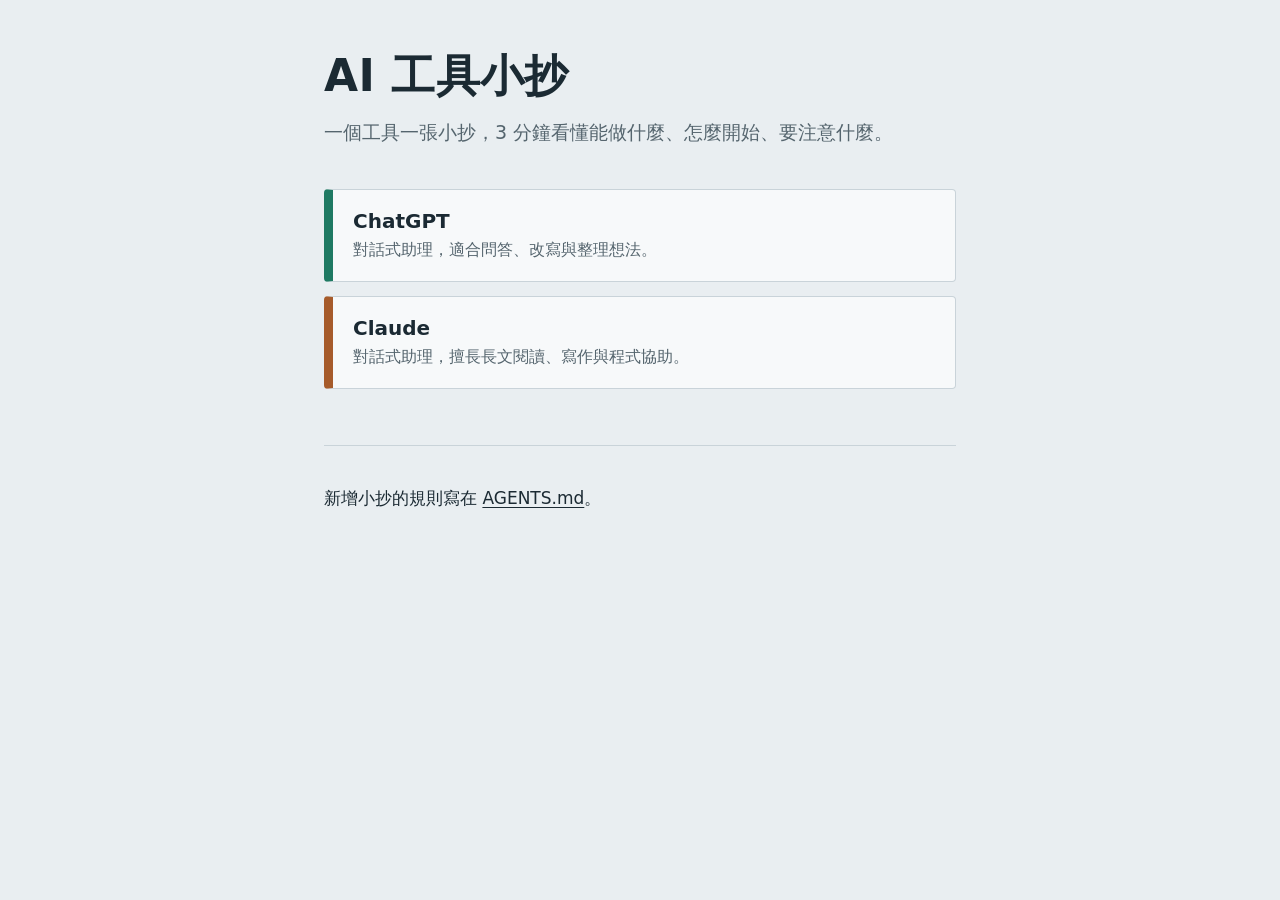
<file: index.html>
<!DOCTYPE html>
<html lang="zh-Hant">
<head>
  <meta charset="utf-8">
  <meta name="viewport" content="width=device-width, initial-scale=1">
  <title>AI 工具小抄</title>
  <meta name="description" content="一個工具一張小抄，3 分鐘看懂 AI 工具怎麼開始用。">
  <link rel="stylesheet" href="style.css">
</head>
<body>
  <main class="sheet">
    <header>
      <h1>AI 工具小抄</h1>
      <p class="lead">一個工具一張小抄，3 分鐘看懂能做什麼、怎麼開始、要注意什麼。</p>
    </header>

    <ul class="tool-list">
      <li>
        <a href="pages/chatgpt.html" style="--tool:#1f7a63">
          <strong>ChatGPT</strong>
          <span>對話式助理，適合問答、改寫與整理想法。</span>
        </a>
      </li>
      <li>
        <a href="pages/claude.html" style="--tool:#a65b2b">
          <strong>Claude</strong>
          <span>對話式助理，擅長長文閱讀、寫作與程式協助。</span>
        </a>
      </li>
    </ul>

    <footer>
      <p>新增小抄的規則寫在 <a href="https://github.com/samweng0921-ctrl/ai-tool-cheatsheet/blob/main/AGENTS.md">AGENTS.md</a>。</p>
    </footer>
  </main>
</body>
</html>
</file>
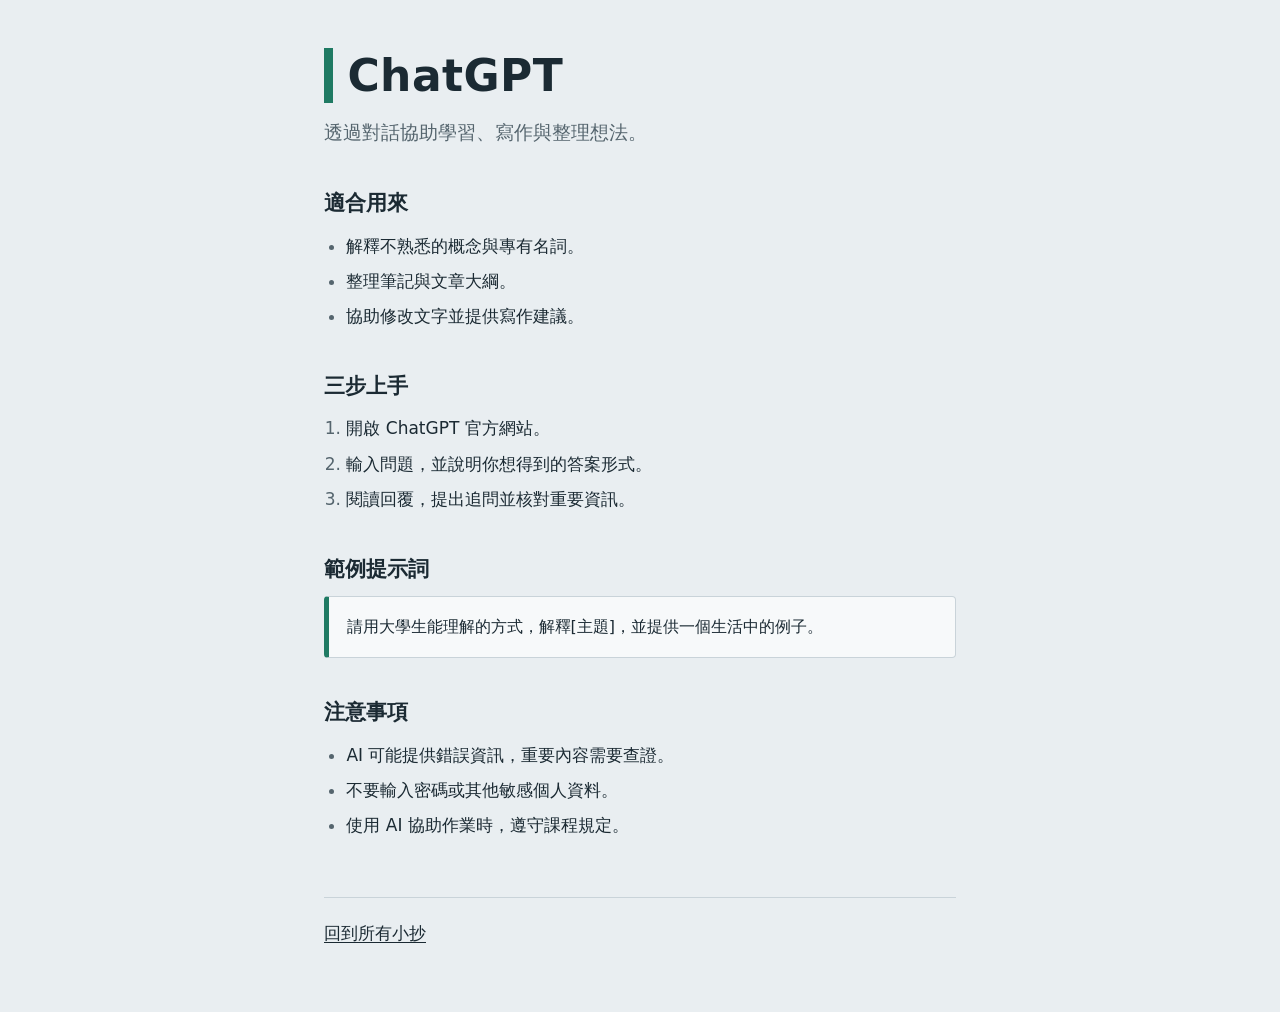
<file: chatgpt.html>
<!DOCTYPE html>
<html lang="zh-Hant">
<head>
  <meta charset="utf-8">
  <meta name="viewport" content="width=device-width, initial-scale=1">
  <title>ChatGPT｜AI 工具小抄</title>
  <meta name="description" content="ChatGPT 的用途、入門步驟與注意事項。">
  <link rel="stylesheet" href="../style.css">
</head>
<body data-tool="chatgpt" style="--tool:#1f7a63">
  <main class="sheet">
    <header>
      <h1>ChatGPT</h1>
      <p class="lead">透過對話協助學習、寫作與整理想法。</p>
    </header>
    <section>
      <h2>適合用來</h2>
      <ul>
        <li>解釋不熟悉的概念與專有名詞。</li>
        <li>整理筆記與文章大綱。</li>
        <li>協助修改文字並提供寫作建議。</li>
      </ul>
    </section>
    <section>
      <h2>三步上手</h2>
      <ol>
        <li>開啟 ChatGPT 官方網站。</li>
        <li>輸入問題，並說明你想得到的答案形式。</li>
        <li>閱讀回覆，提出追問並核對重要資訊。</li>
      </ol>
    </section>
    <section>
      <h2>範例提示詞</h2>
      <pre class="prompt">請用大學生能理解的方式，解釋[主題]，並提供一個生活中的例子。</pre>
    </section>
    <section>
      <h2>注意事項</h2>
      <ul>
        <li>AI 可能提供錯誤資訊，重要內容需要查證。</li>
        <li>不要輸入密碼或其他敏感個人資料。</li>
        <li>使用 AI 協助作業時，遵守課程規定。</li>
      </ul>
    </section>
    <footer>
      <a href="../index.html">回到所有小抄</a>
    </footer>
  </main>
</body>
</html>
</file>
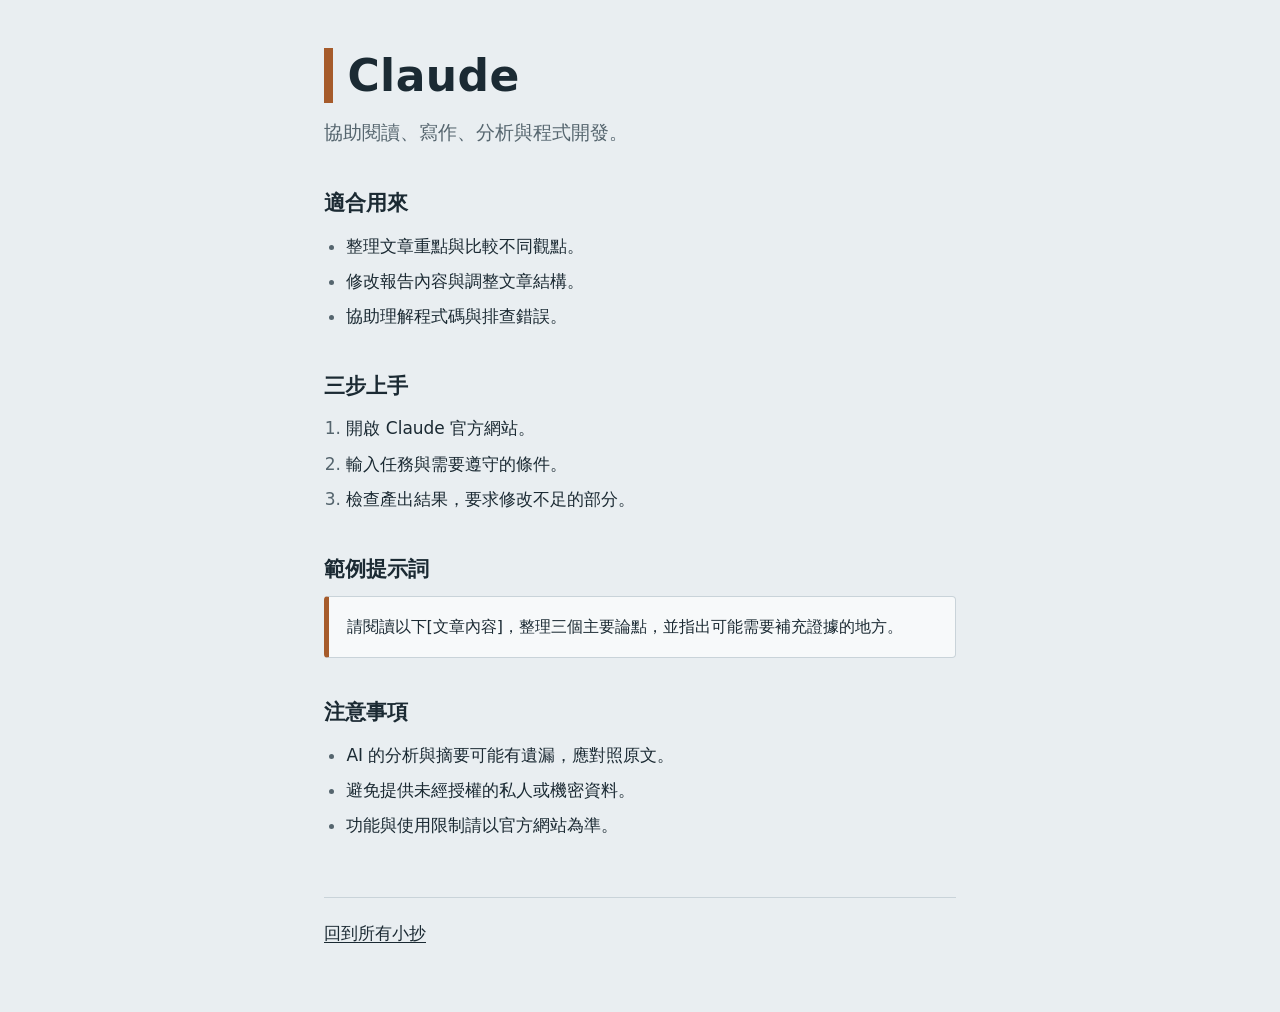
<file: claude.html>
<!DOCTYPE html>
<html lang="zh-Hant">
<head>
  <meta charset="utf-8">
  <meta name="viewport" content="width=device-width, initial-scale=1">
  <title>Claude｜AI 工具小抄</title>
  <meta name="description" content="Claude 的用途、入門步驟與注意事項。">
  <link rel="stylesheet" href="../style.css">
</head>
<body data-tool="claude" style="--tool:#a65b2b">
  <main class="sheet">
    <header>
      <h1>Claude</h1>
      <p class="lead">協助閱讀、寫作、分析與程式開發。</p>
    </header>
    <section>
      <h2>適合用來</h2>
      <ul>
        <li>整理文章重點與比較不同觀點。</li>
        <li>修改報告內容與調整文章結構。</li>
        <li>協助理解程式碼與排查錯誤。</li>
      </ul>
    </section>
    <section>
      <h2>三步上手</h2>
      <ol>
        <li>開啟 Claude 官方網站。</li>
        <li>輸入任務與需要遵守的條件。</li>
        <li>檢查產出結果，要求修改不足的部分。</li>
      </ol>
    </section>
    <section>
      <h2>範例提示詞</h2>
      <pre class="prompt">請閱讀以下[文章內容]，整理三個主要論點，並指出可能需要補充證據的地方。</pre>
    </section>
    <section>
      <h2>注意事項</h2>
      <ul>
        <li>AI 的分析與摘要可能有遺漏，應對照原文。</li>
        <li>避免提供未經授權的私人或機密資料。</li>
        <li>功能與使用限制請以官方網站為準。</li>
      </ul>
    </section>
    <footer>
      <a href="../index.html">回到所有小抄</a>
    </footer>
  </main>
</body>
</html>
</file>
<file: style.css>
/* AI 工具小抄 共用樣式。規則請見 AGENTS.md 第 3 節。 */

:root {
  --paper: #e9eef1;
  --card: #f7f9fa;
  --ink: #1b2a33;
  --muted: #55656e;
  --line: #c9d3d9;
  --focus: #0b5cad;
  --tool: #4a6572; /* 各頁可在 <body style="--tool:#xxxxxx"> 覆蓋 */
}

@media (prefers-color-scheme: dark) {
  :root {
    --paper: #12191e;
    --card: #1a242b;
    --ink: #e3eaee;
    --muted: #9aabb5;
    --line: #2c3a43;
    --focus: #6db3f2;
  }
}

* { box-sizing: border-box; }

html { -webkit-text-size-adjust: 100%; }

body {
  margin: 0;
  background: var(--paper);
  color: var(--ink);
  font-family: "Noto Sans TC", "PingFang TC", "Microsoft JhengHei", system-ui, sans-serif;
  font-size: 1.0625rem;
  line-height: 1.8;
}

a { color: var(--ink); text-underline-offset: 0.2em; }
a:hover { text-decoration-thickness: 2px; }
a:focus-visible,
summary:focus-visible { outline: 3px solid var(--focus); outline-offset: 3px; }

/* 版面容器：內文行寬約 40 個中文字 */
.sheet {
  max-width: 42rem;
  margin: 0 auto;
  padding: 3rem 1.25rem 4rem;
}

header { margin-bottom: 2.5rem; }

h1 {
  margin: 0 0 0.75rem;
  font-size: clamp(2rem, 6vw, 2.75rem);
  line-height: 1.25;
  letter-spacing: 0.01em;
}

/* 單一工具頁的標題旁色塊 */
body[data-tool] h1 {
  padding-left: 0.9rem;
  border-left: 0.6rem solid var(--tool);
}

.lead {
  margin: 0;
  color: var(--muted);
  font-size: 1.1875rem;
}

h2 {
  margin: 2.5rem 0 0.75rem;
  font-size: 1.3125rem;
  line-height: 1.4;
}

ul, ol { margin: 0; padding-left: 1.4rem; }
li { margin: 0.3rem 0; }
li::marker { color: var(--muted); }

/* 範例提示詞 */
.prompt {
  margin: 0.75rem 0;
  padding: 1rem 1.1rem;
  background: var(--card);
  border: 1px solid var(--line);
  border-left: 0.35rem solid var(--tool);
  border-radius: 4px;
  font-family: inherit;
  font-size: 1rem;
  line-height: 1.75;
  white-space: pre-wrap;
  overflow-wrap: anywhere;
}

footer {
  margin-top: 3.5rem;
  padding-top: 1.25rem;
  border-top: 1px solid var(--line);
}

/* 首頁：索引卡列表 */
.tool-list {
  display: grid;
  gap: 0.9rem;
  margin: 0;
  padding: 0;
  list-style: none;
}

.tool-list li { margin: 0; }

.tool-list a {
  display: block;
  padding: 1rem 1.25rem 1rem 1.25rem;
  background: var(--card);
  border: 1px solid var(--line);
  border-left: 0.6rem solid var(--tool);
  border-radius: 4px;
  text-decoration: none;
}

.tool-list a:hover { border-color: var(--tool); }

.tool-list strong {
  display: block;
  font-size: 1.25rem;
  line-height: 1.5;
}

.tool-list span {
  display: block;
  color: var(--muted);
  font-size: 1rem;
}

@media (max-width: 480px) {
  .sheet { padding-top: 2rem; }
}
</file>
